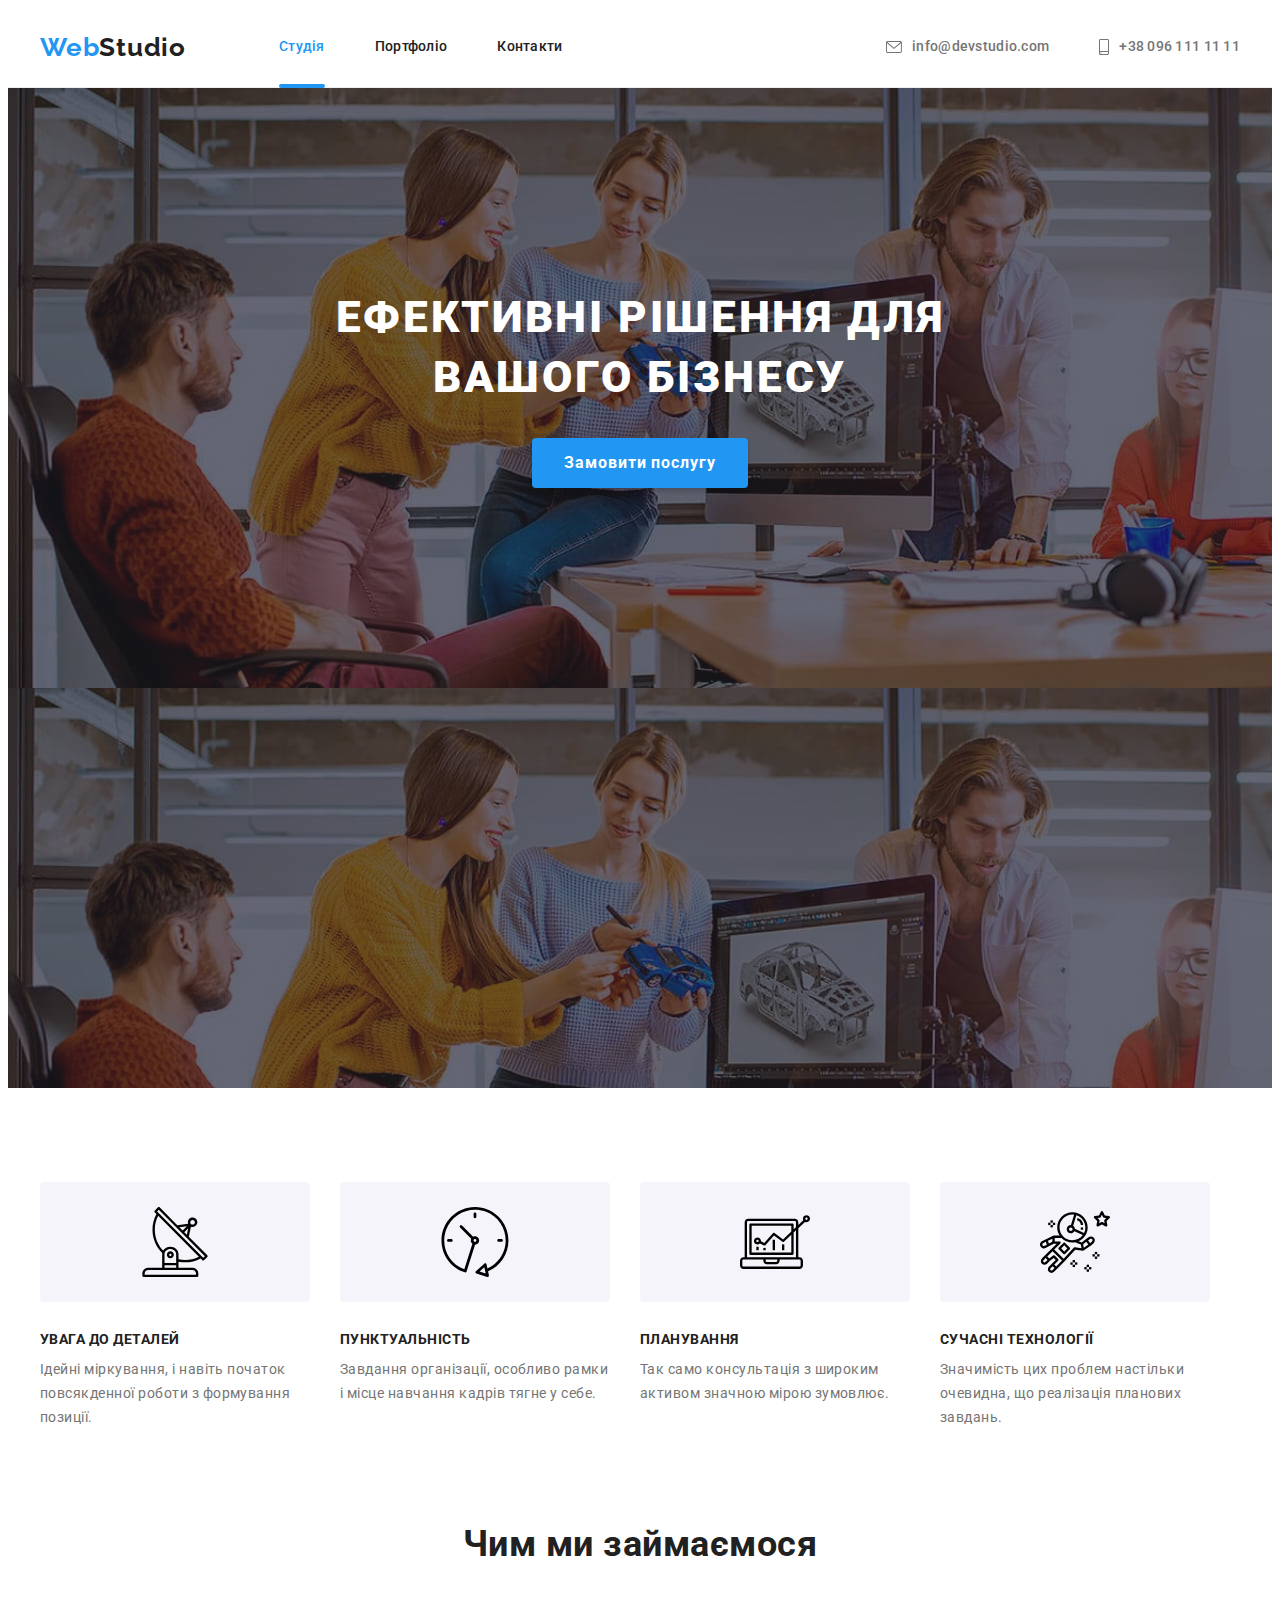
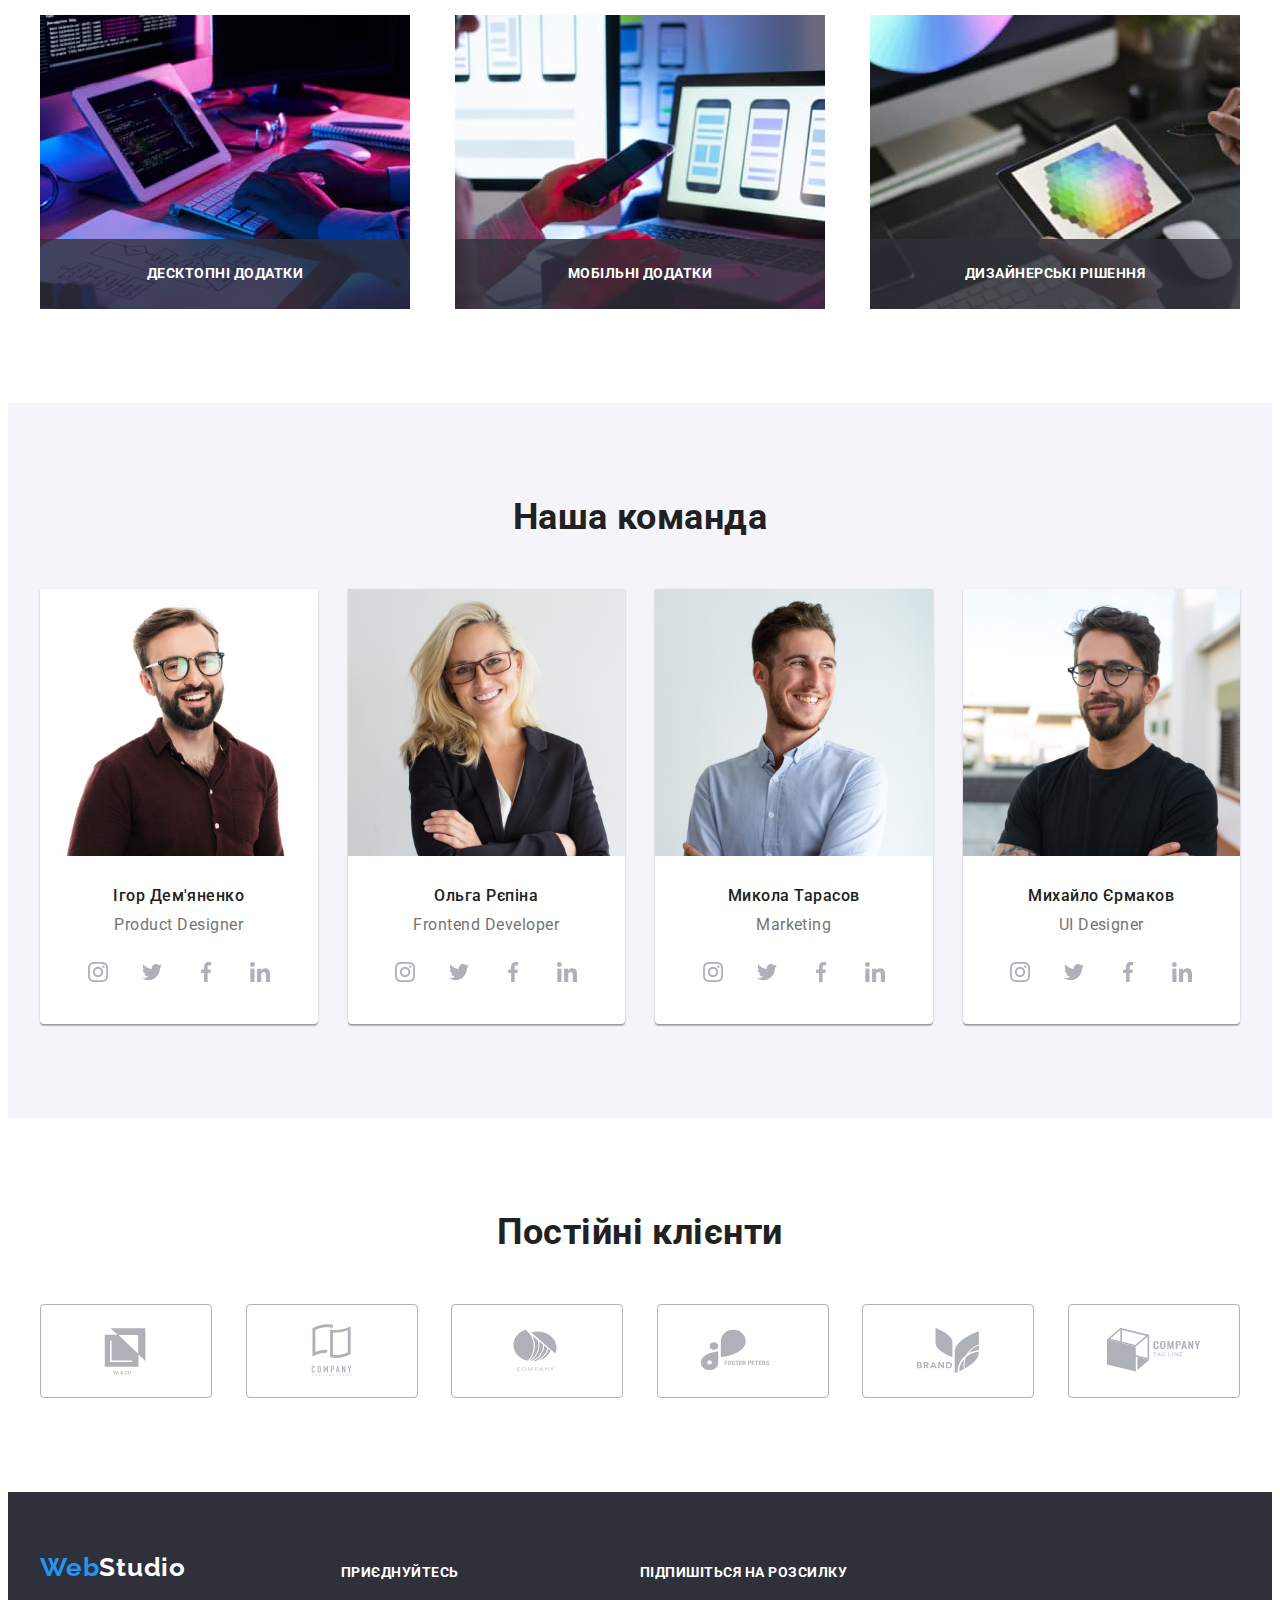
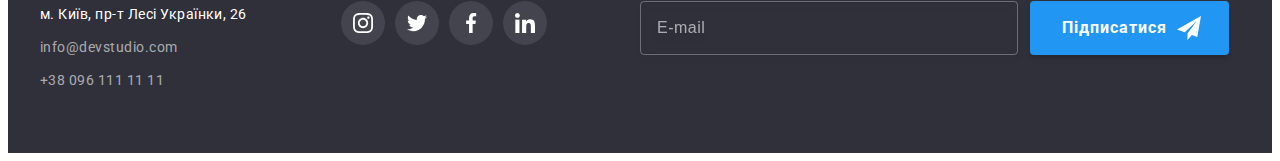
<file: index.html>
<!DOCTYPE html>
<html lang="uk">
  <head>
    <meta charset="UTF-8" />
    <meta http-equiv="X-UA-Compatible" content="IE=edge" />
    <meta name="viewport" content="width=device-width, initial-scale=1.0" />
    <title>WebStudio</title>
    <link rel="preconnect" href="https://fonts.googleapis.com" />
    <link rel="preconnect" href="https://fonts.gstatic.com" crossorigin />
    <link
      href="https://fonts.googleapis.com/css2?family=Raleway:wght@700&family=Roboto:wght@400;500;700;900&display=swap"
      rel="stylesheet"
    />
    <link
      rel="stylesheet"
      href="https://cdnjs.cloudflare.com/ajax/libs/modern-normalize/1.1.0/modern-normalize.min.css"
      integrity="sha512-wpPYUAdjBVSE4KJnH1VR1HeZfpl1ub8YT/NKx4PuQ5NmX2tKuGu6U/JRp5y+Y8XG2tV+wKQpNHVUX03MfMFn9Q=="
      crossorigin="anonymous"
      referrerpolicy="no-referrer"
    />
    <link rel="stylesheet" href="./css/main.min.css" />
  </head>

  <body>
    <!--Шапка сайту-->

    <header class="head">
      <div class="container head__container">
        <nav class="activation head__nav">
          <a class="logo link activation__logo" href="./index.html"
            ><span class="logo__web">Web</span>Studio</a
          >
          <ul class="menu list">
            <li class="menu__item">
              <a class="menu__link link current" href="./index.html">Студія</a>
            </li>
            <li class="menu__item">
              <a class="menu__link link" href="./portfolio.html">Портфоліо</a>
            </li>
            <li class="menu__item"><a class="menu__link link" href="#">Контакти</a></li>
          </ul>
        </nav>
        <ul class="sector container__list list">
          <li class="sector__reg">
            <a class="sector__link link" href="mailto:info@devstudio.com"
              ><svg class="sector__contact" width="16" height="12">
                <use href="./images/symbol-defs.svg#icon-konvert"></use></svg
              >info@devstudio.com</a
            >
          </li>
          <li class="sector__reg">
            <a class="sector__link link" href="tel:+380961111111"
              ><svg class="sector__contact" width="10" height="16">
                <use href="./images/symbol-defs.svg#icon-smartphone"></use></svg
              >+38 096 111 11 11</a
            >
          </li>
        </ul>
      </div>
    </header>

    <!--Головне-->

    <main>
      <!--Секція герой-->

      <section class="hero">
        <div class="container">
          <h1 class="hero-title">Ефективні рішення для вашого бізнесу</h1>
          <button class="hero-button button" type="button" data-modal-open>Замовити послугу</button>
        </div>
      </section>

      <!--Наші переваги-->

      <section class="benefits">
        <div class="container benefits__container">
          <h2 class="container__visually-hidden">Наші переваги</h2>
          <ul class="picture-list list">
            <li class="picture-list__block block">
              <div class="block__box">
                <svg class="block__icon" width="70" height="70">
                  <use href="./images/symbol-defs.svg#icon-antenna"></use>
                </svg>
              </div>
              <h3 class="block__title">Увага до деталей</h3>
              <p class="block__description">
                Ідейні міркування, і навіть початок повсякденної роботи з формування позиції.
              </p>
            </li>
            <li class="picture-list__block block">
              <div class="block__box">
                <svg class="block__icon" width="70" height="70">
                  <use href="./images/symbol-defs.svg#icon-clock"></use>
                </svg>
              </div>
              <h3 class="block__title">Пунктуальність</h3>
              <p class="block__description">
                Завдання організації, особливо рамки і місце навчання кадрів тягне у себе.
              </p>
            </li>
            <li class="picture-list__block block">
              <div class="block__box">
                <svg class="block__icon" width="70" height="70">
                  <use href="./images/symbol-defs.svg#icon-diagram"></use>
                </svg>
              </div>
              <h3 class="block__title">Планування</h3>
              <p class="block__description">
                Так само консультація з широким активом значною мірою зумовлює.
              </p>
            </li>
            <li class="picture-list__block block">
              <div class="block__box">
                <svg class="block__icon" width="70" height="70">
                  <use href="./images/symbol-defs.svg#icon-astronaut"></use>
                </svg>
              </div>
              <h3 class="block__title">Сучасні технології</h3>
              <p class="block__description">
                Значимість цих проблем настільки очевидна, що реалізація планових завдань.
              </p>
            </li>
          </ul>
        </div>
      </section>

      <!--Чим ми займаємось-->

      <section class="works">
        <div class="container">
          <h2 class="works-title">Чим ми займаємося</h2>
          <ul class="works-list list">
            <li class="work-block">
              <img src="./images/img.jpg" alt="Процес розробки" width="370" height="294" />
              <div class="work-box"><h3 class="work-style">Десктопні додатки</h3></div>
            </li>
            <li class="work-block">
              <img src="./images/img-1.jpg" alt="Процес розробки" width="370" height="294" />
              <div class="work-box"><h3 class="work-style">Мобільні додатки</h3></div>
            </li>
            <li class="work-block">
              <img src="./images/img-2.jpg" alt="Процес розробки" width="370" height="294" />
              <div class="work-box"><h3 class="work-style">Дизайнерські рішення</h3></div>
            </li>
          </ul>
        </div>
      </section>

      <!--Наша команда-->

      <section class="team">
        <div class="container">
          <h2 class="team-title">Наша команда</h2>
          <ul class="team-list list">
            <li class="team-block">
              <img src="./images/igor.jpg" alt="Чоловік" width="270" height="260" />
              <h3 class="member-title">Ігор Дем'яненко</h3>
              <p class="member-discription">Product Designer</p>
              <ul class="social-links list">
                <li>
                  <a
                    class="about-circle"
                    href="https://www.instagram.com/"
                    rel="nofollow noreferer noopener"
                    target="_blank"
                    ><svg width="20" height="20">
                      <use href="./images/symbol-defs.svg#icon-instagram"></use></svg
                  ></a>
                </li>
                <li>
                  <a
                    class="about-circle"
                    href="https://www.instagram.com/"
                    rel="nofollow noreferer noopener"
                    target="_blank"
                    ><svg width="20" height="20">
                      <use href="./images/symbol-defs.svg#icon-twitter"></use></svg
                  ></a>
                </li>
                <li>
                  <a
                    class="about-circle"
                    href="https://www.instagram.com/"
                    rel="nofollow noreferer noopener"
                    target="_blank"
                    ><svg width="20" height="20">
                      <use href="./images/symbol-defs.svg#icon-facebook"></use></svg
                  ></a>
                </li>
                <li>
                  <a
                    class="about-circle"
                    href="https://www.instagram.com/"
                    rel="nofollow noreferer noopener"
                    target="_blank"
                    ><svg width="20" height="20">
                      <use href="./images/symbol-defs.svg#icon-linkedin"></use></svg
                  ></a>
                </li>
              </ul>
            </li>
            <li class="team-block">
              <img src="./images/olga.jpg" alt="Жінка" width="270" height="260" />
              <h3 class="member-title">Ольга Рєпіна</h3>
              <p class="member-discription">Frontend Developer</p>
              <ul class="social-links list">
                <li>
                  <a
                    class="about-circle"
                    href="https://www.instagram.com/"
                    rel="nofollow noreferer noopener"
                    target="_blank"
                    ><svg width="20" height="20">
                      <use href="./images/symbol-defs.svg#icon-instagram"></use></svg
                  ></a>
                </li>
                <li>
                  <a
                    class="about-circle"
                    href="https://www.instagram.com/"
                    rel="nofollow noreferer noopener"
                    target="_blank"
                    ><svg width="20" height="20">
                      <use href="./images/symbol-defs.svg#icon-twitter"></use></svg
                  ></a>
                </li>
                <li>
                  <a
                    class="about-circle"
                    href="https://www.instagram.com/"
                    rel="nofollow noreferer noopener"
                    target="_blank"
                    ><svg width="20" height="20">
                      <use href="./images/symbol-defs.svg#icon-facebook"></use></svg
                  ></a>
                </li>
                <li>
                  <a
                    class="about-circle"
                    href="https://www.instagram.com/"
                    rel="nofollow noreferer noopener"
                    target="_blank"
                    ><svg width="20" height="20">
                      <use href="./images/symbol-defs.svg#icon-linkedin"></use></svg
                  ></a>
                </li>
              </ul>
            </li>
            <li class="team-block">
              <img src="./images/mikola.jpg" alt="Чоловік" width="270" height="260" />
              <h3 class="member-title">Микола Тарасов</h3>
              <p class="member-discription">Marketing</p>
              <ul class="social-links list">
                <li>
                  <a
                    class="about-circle"
                    href="https://www.instagram.com/"
                    rel="nofollow noreferer noopener"
                    target="_blank"
                    ><svg width="20" height="20">
                      <use href="./images/symbol-defs.svg#icon-instagram"></use></svg
                  ></a>
                </li>
                <li>
                  <a
                    class="about-circle"
                    href="https://www.instagram.com/"
                    rel="nofollow noreferer noopener"
                    target="_blank"
                    ><svg width="20" height="20">
                      <use href="./images/symbol-defs.svg#icon-twitter"></use></svg
                  ></a>
                </li>
                <li>
                  <a
                    class="about-circle"
                    href="https://www.instagram.com/"
                    rel="nofollow noreferer noopener"
                    target="_blank"
                    ><svg width="20" height="20">
                      <use href="./images/symbol-defs.svg#icon-facebook"></use></svg
                  ></a>
                </li>
                <li>
                  <a
                    class="about-circle"
                    href="https://www.instagram.com/"
                    rel="nofollow noreferer noopener"
                    target="_blank"
                    ><svg width="20" height="20">
                      <use href="./images/symbol-defs.svg#icon-linkedin"></use></svg
                  ></a>
                </li>
              </ul>
            </li>
            <li class="team-block">
              <img src="./images/mihailo.jpg" alt="Чоловік" width="270" height="260" />
              <h3 class="member-title">Михайло Єрмаков</h3>
              <p class="member-discription">UI Designer</p>
              <ul class="social-links list">
                <li>
                  <a
                    class="about-circle"
                    href="https://www.instagram.com/"
                    rel="nofollow noreferer noopener"
                    target="_blank"
                    ><svg width="20" height="20">
                      <use href="./images/symbol-defs.svg#icon-instagram"></use></svg
                  ></a>
                </li>
                <li>
                  <a
                    class="about-circle"
                    href="https://www.instagram.com/"
                    rel="nofollow noreferer noopener"
                    target="_blank"
                    ><svg width="20" height="20">
                      <use href="./images/symbol-defs.svg#icon-twitter"></use></svg
                  ></a>
                </li>
                <li>
                  <a
                    class="about-circle"
                    href="https://www.instagram.com/"
                    rel="nofollow noreferer noopener"
                    target="_blank"
                    ><svg width="20" height="20">
                      <use href="./images/symbol-defs.svg#icon-facebook"></use></svg
                  ></a>
                </li>
                <li>
                  <a
                    class="about-circle"
                    href="https://www.instagram.com/"
                    rel="nofollow noreferer noopener"
                    target="_blank"
                    ><svg width="20" height="20">
                      <use href="./images/symbol-defs.svg#icon-linkedin"></use></svg
                  ></a>
                </li>
              </ul>
            </li>
          </ul>
        </div>
      </section>

      <!-- Постійні клієнти -->

      <section class="clients">
        <div class="container clients__container">
          <h2 class="container__title">Постійні клієнти</h2>
          <ul class="brand-list list">
            <li>
              <a
                class="brand-list__client link"
                aria-label="Посилання на компанію YA & CO"
                rel="nofollow noreferer noopener"
                target="_blank"
                href="#"
                ><svg width="106" height="60">
                  <use href="./images/symbol-defs.svg#icon-yaco"></use></svg
              ></a>
            </li>
            <li>
              <a
                class="brand-list__client link"
                aria-label="Посилання на компанію Tagline"
                rel="nofollow noreferer noopener"
                target="_blank"
                href="#"
                ><svg width="106" height="60">
                  <use href="./images/symbol-defs.svg#icon-tagline"></use></svg
              ></a>
            </li>
            <li>
              <a
                class="brand-list__client link"
                aria-label="Посилання на компанію Company"
                rel="nofollow noreferer noopener"
                target="_blank"
                href="#"
                ><svg width="106" height="60">
                  <use href="./images/symbol-defs.svg#icon-company"></use></svg
              ></a>
            </li>
            <li>
              <a
                class="brand-list__client link"
                aria-label="Посилання на компанію Foster Peters"
                rel="nofollow noreferer noopener"
                target="_blank"
                href="#"
                ><svg width="106" height="60">
                  <use href="./images/symbol-defs.svg#icon-foster_peters"></use></svg
              ></a>
            </li>
            <li>
              <a
                class="brand-list__client link"
                aria-label="Посилання на компанію Brand"
                rel="nofollow noreferer noopener"
                target="_blank"
                href="#"
                ><svg width="106" height="60">
                  <use href="./images/symbol-defs.svg#icon-brand"></use></svg
              ></a>
            </li>
            <li>
              <a
                class="brand-list__client link"
                aria-label="Посилання на компанію Company Tag Line"
                rel="nofollow noreferer noopener"
                target="_blank"
                href="#"
                ><svg width="106" height="60">
                  <use href="./images/symbol-defs.svg#icon-company_tag_line"></use></svg
              ></a>
            </li>
          </ul>
        </div>
      </section>
    </main>

    <!--Футер-->

    <footer class="footer">
      <div class="container">
        <div class="logo-address">
          <a class="logo link activation__logo" href="./index.html"
            ><span class="logo__web">Web</span>Studio</a
          >
          <address class="address">
            <ul class="address-list list">
              <li class="addres-map">
                <a
                  class="addres map link"
                  href="https://goo.gl/maps/ksE5KanS6fAbc7rB9"
                  target="_blank"
                  rel="noopener noreferrer nofollow"
                  >м. Київ, пр-т Лесі Українки, 26</a
                >
              </li>
              <li class="addres-mail">
                <a class="addres mail link" href="mailto:info@devstudio.com">info@devstudio.com</a>
              </li>
              <li class="addres-phone">
                <a class="addres phone link" href="tel:+380961111111">+38 096 111 11 11</a>
              </li>
            </ul>
          </address>
        </div>
        <div class="invitation">
          <h3 class="invitation-title">ПРИЄДНУЙТЕСЬ</h3>
          <ul class="invitation-links list">
            <li>
              <a
                aria-label="Посилання на інстаграм"
                class="invait"
                href="https://www.instagram.com/"
                rel="nofollow noreferer noopener"
                target="_blank"
              >
                <svg width="20" height="20">
                  <use href="./images/symbol-defs.svg#icon-instagram"></use>
                </svg>
              </a>
            </li>
            <li>
              <a
                aria-label="Посилання на твітер"
                class="invait"
                href="https://twitter.com/"
                rel="nofollow noreferer noopener"
                target="_blank"
              >
                <svg width="20" height="20">
                  <use href="./images/symbol-defs.svg#icon-twitter"></use>
                </svg>
              </a>
            </li>
            <li>
              <a
                aria-label="Посилання на фейсбук"
                class="invait"
                href="https://www.facebook.com/"
                rel="nofollow noreferer noopener"
                target="_blank"
              >
                <svg width="20" height="20">
                  <use href="./images/symbol-defs.svg#icon-facebook"></use>
                </svg>
              </a>
            </li>
            <li>
              <a
                aria-label="Посилання на лінкедін"
                class="invait"
                href="https://www.linkedin.com/"
                rel="nofollow noreferer noopener"
                target="_blank"
              >
                <svg width="20" height="20">
                  <use href="./images/symbol-defs.svg#icon-linkedin"></use>
                </svg>
              </a>
            </li>
          </ul>
        </div>
        <div class="mailing">
          <h3 class="mailing-title">ПІДПИШІТЬСЯ НА РОЗСИЛКУ</h3>
          <form class="mailing-form">
            <div class="mailing-box">
              <label for="user-mailing" class="mailing-label"></label>
              <input
                type="email"
                id="user-mailing"
                name="user-mailing"
                class="mailing-input"
                placeholder="E-mail"
                required
              />
              <button class="subscribe-button button" type="submit">
                Підписатися<svg class="subscribe-icon" width="24" height="24">
                  <use href="./images/symbol-defs.svg#icon-send1"></use>
                </svg>
              </button>
            </div>
          </form>
        </div>
      </div>
    </footer>

    <!-- Бекдроп та модальне вікно -->

    <div class="backdrop is-hidden" data-modal>
      <div class="modal">
        <button type="button" class="modal-close" data-modal-close>
          <svg class="modal-close-icon" width="18" height="18">
            <use href="./images/symbol-defs.svg#icon-close"></use>
          </svg>
        </button>
        <p class="modal-title">Залиште свої дані, ми вам передзвонимо</p>

        <!-- Форма -->

        <form class="modal-form">
          <!-- Варіант - input вбудований в label (не можна 
            вкладати блочних елементів)-->

          <label class="label-input"
            ><span class="input-description">Ім'я</span>
            <span class="modal-input-wrap input-box">
              <input type="text" name="user-name" class="modal-input" required />
              <svg class="modal-input-icon" width="18" height="18">
                <use href="./images/symbol-defs.svg#icon-name1"></use>
              </svg>
            </span>
          </label>
          <label class="label-input"
            ><span class="input-description">Телефон</span>
            <span class="modal-input-wrap input-box">
              <input type="tel" name="user-tel" class="modal-input" required />
              <svg class="modal-input-icon" width="18" height="18">
                <use href="./images/symbol-defs.svg#icon-phone1"></use>
              </svg>
            </span>
          </label>

          <!-- Варіант - label поряд з input (мають бути
             унікальні id у input a y lable такі самі for) -->

          <div class="input-box">
            <label for="user-email" class="label-input variant">Пошта</label>
            <div class="modal-input-wrap">
              <input type="email" id="user-email" name="user-email" class="modal-input" />
              <svg class="modal-input-icon" width="18" height="18">
                <use href="./images/symbol-defs.svg#icon-mail1"></use>
              </svg>
            </div>
          </div>

          <!-- Текст ариа -->

          <div class="comment-box">
            <label for="user-comment" class="label-input variant">Коментар</label>
            <textarea
              name="user-comment"
              id="user-comment"
              class="modal-comment"
              placeholder="Введіть текст"
            ></textarea>
          </div>

          <!-- Кастомний чекбокс -->

          <div class="confirmation">
            <label class="confirmation-line"
              ><input class="checkbox-input" type="checkbox" name="user-confirmation" />
              <span class="confirmation-icon"></span>
              Погоджуюся з розсилкою та приймаю
              <a
                class="confirmation-link link"
                target="_blank"
                rel="noopener noreferrer nofollow"
                href="#"
                >Умови договору</a
              ></label
            >
          </div>
          <button class="submit-button button" type="submit">Відправити</button>
        </form>
      </div>
    </div>

    <!-- Скрипт для модального вікна -->

    <script src="./js/modal.js"></script>
  </body>
</html>
</file>
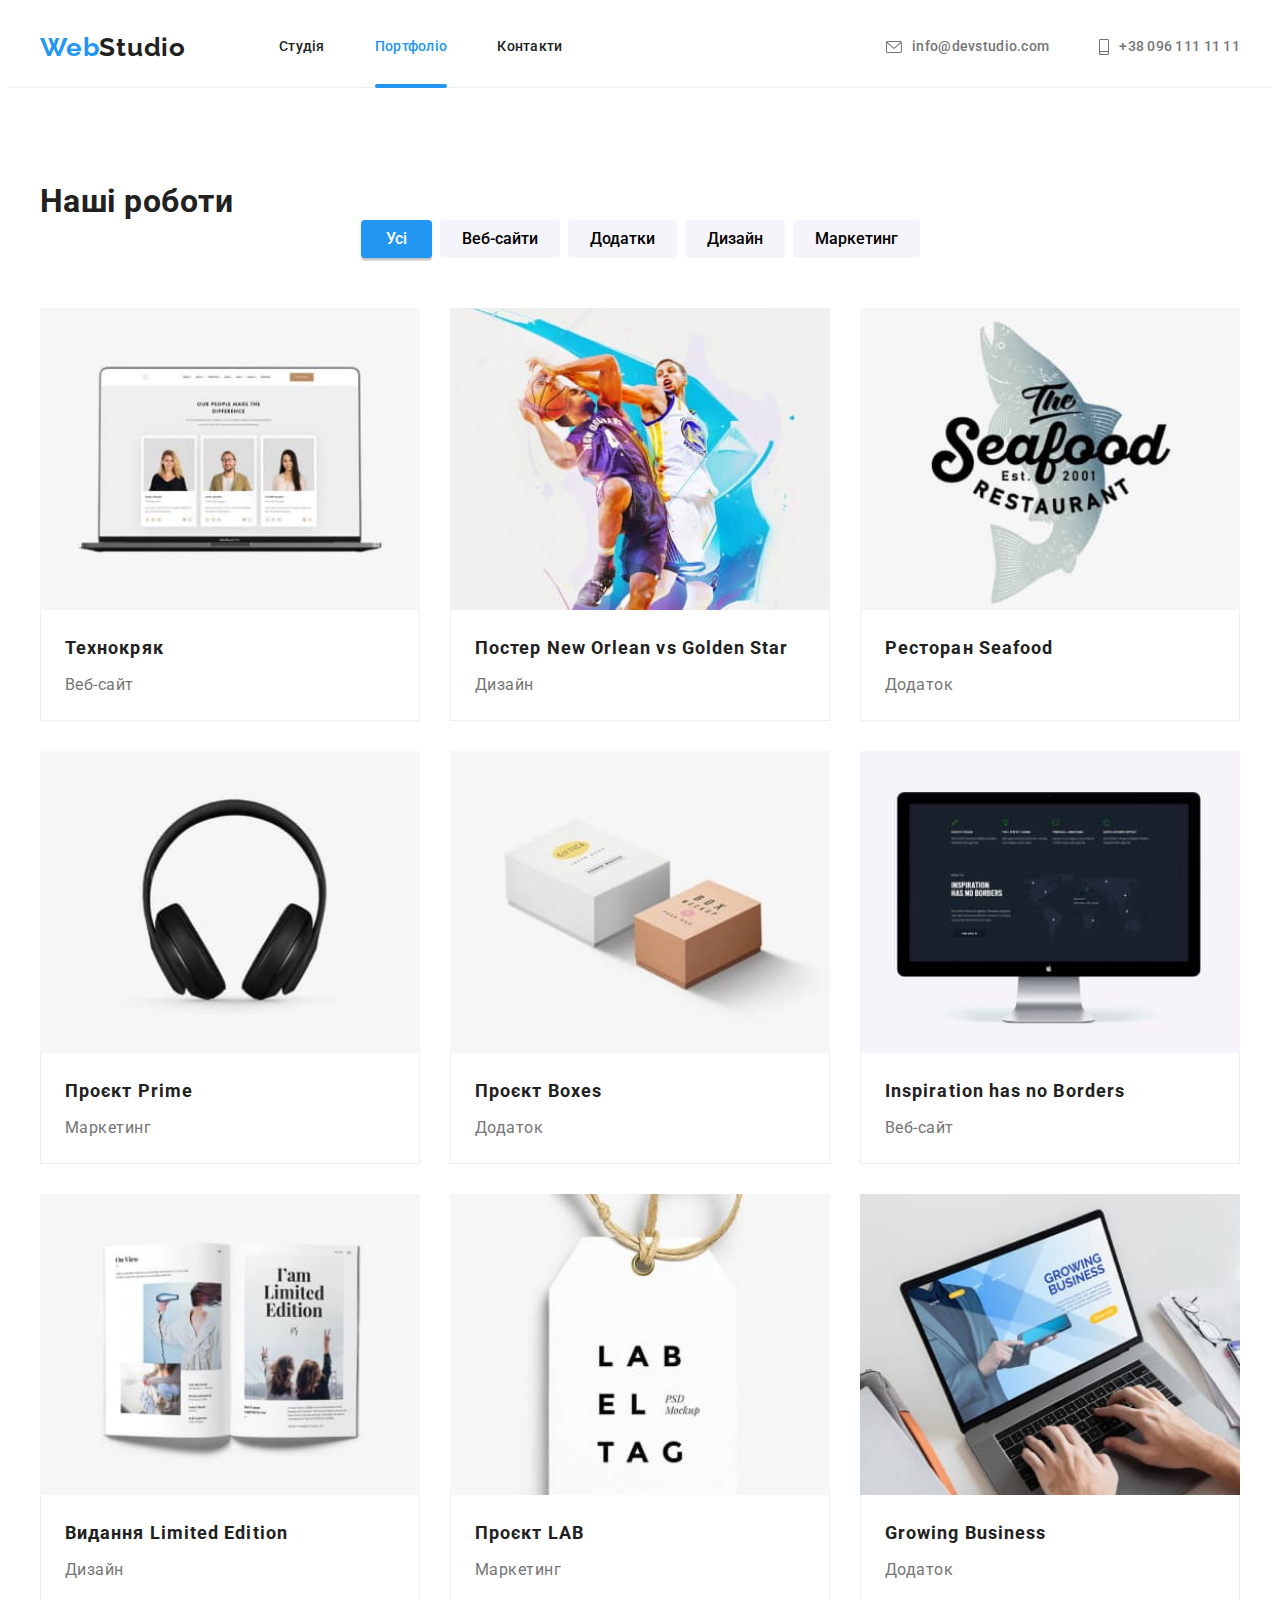
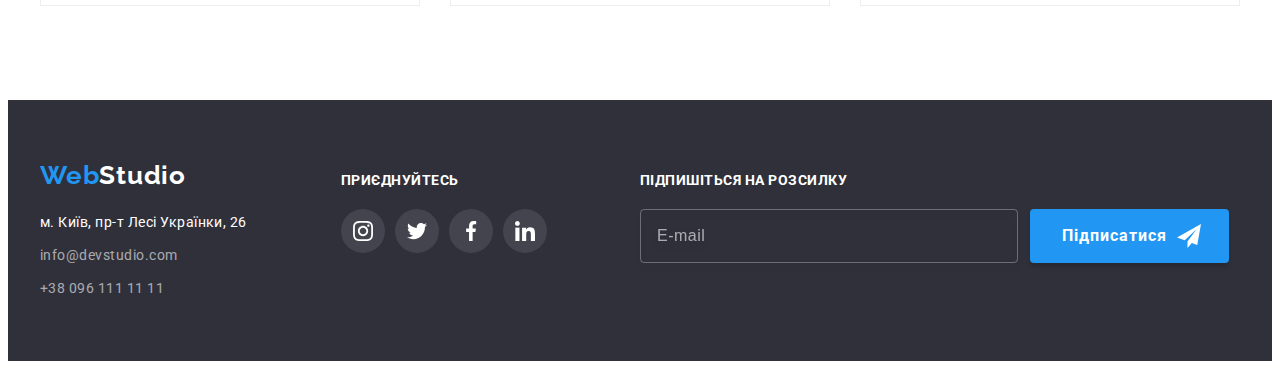
<file: portfolio.html>
<!DOCTYPE html>
<html lang="en">
  <head>
    <meta charset="UTF-8" />
    <meta http-equiv="X-UA-Compatible" content="IE=edge" />
    <meta name="viewport" content="width=device-width, initial-scale=1.0" />
    <title>WebStudio</title>
    <link rel="preconnect" href="https://fonts.googleapis.com" />
    <link rel="preconnect" href="https://fonts.gstatic.com" crossorigin />
    <link
      href="https://fonts.googleapis.com/css2?family=Raleway:wght@700&family=Roboto:wght@400;500;700;900&display=swap"
      rel="stylesheet"
    />
    <link
      rel="stylesheet"
      href="https://cdnjs.cloudflare.com/ajax/libs/modern-normalize/1.1.0/modern-normalize.min.css"
      integrity="sha512-wpPYUAdjBVSE4KJnH1VR1HeZfpl1ub8YT/NKx4PuQ5NmX2tKuGu6U/JRp5y+Y8XG2tV+wKQpNHVUX03MfMFn9Q=="
      crossorigin="anonymous"
      referrerpolicy="no-referrer"
    />
    <link rel="stylesheet" href="./css/main.min.css" />
  </head>

  <body>
    <!--Шапка сайту-->

    <header class="head">
      <div class="container head__container">
        <nav class="navigation head__nav">
          <a class="logo link activation__logo" href="./index.html"
            ><span class="logo__web">Web</span>Studio</a
          >
          <ul class="menu list">
            <li class="menu__item"><a class="menu__link link" href="./index.html">Студія</a></li>
            <li class="menu__item">
              <a class="menu__link link current" href="./portfolio.html">Портфоліо</a>
            </li>
            <li class="menu__item"><a class="menu__link link" href="#">Контакти</a></li>
          </ul>
        </nav>
        <ul class="sector container__list list">
          <li class="sector__reg">
            <a class="sector__link link" href="mailto:info@devstudio.com"
              ><svg class="sector__contact" width="16" height="12">
                <use href="./images/symbol-defs.svg#icon-konvert"></use></svg
              >info@devstudio.com</a
            >
          </li>
          <li class="sector__reg">
            <a class="sector__link link" href="tel:+380961111111"
              ><svg class="sector__contact" width="10" height="16">
                <use href="./images/symbol-defs.svg#icon-smartphone"></use></svg
              >+38 096 111 11 11</a
            >
          </li>
        </ul>
      </div>
    </header>

    <!--Мейн-->

    <main>
      <section class="choice">
        <div class="container">
          <h1 class="visually-hidden">Наші роботи</h1>

          <!-- Фільтр -->

          <ul class="filter list">
            <li class="filter-button"><button class="button active" type="button">Усі</button></li>
            <li class="filter-button"><button class="button" type="button">Веб-сайти</button></li>
            <li class="filter-button"><button class="button" type="button">Додатки</button></li>
            <li class="filter-button"><button class="button" type="button">Дизайн</button></li>
            <li class="filter-button"><button class="button" type="button">Маркетинг</button></li>
          </ul>

          <!-- Список -->

          <ul class="gallery list">
            <li class="gallery-block touch">
              <a class="gallery-link link" href="#">
                <div class="gallery-wrap">
                  <img
                    src="./images/Tehnokriak.jpg"
                    alt="Екран ноутбуку"
                    width="370"
                    height="294"
                  />
                  <p class="gallery-text">
                    Ресурс пропонує комплексні пропозиції з різним рівнем функціоналу та сервісів.
                    Все це дозволить відвідувачу отримати вичерпні відомості про компанію чи
                    приватну особу.
                  </p>
                </div>

                <div class="gallery-box">
                  <h2 class="gallery-title">Технокряк</h2>
                  <p class="gallery-discription">Веб-сайт</p>
                </div>
              </a>
            </li>
            <li class="gallery-block">
              <a class="gallery-link link" href="#">
                <div class="gallery-wrap">
                  <img
                    src="./images/NewOrlean.jpg"
                    alt="Постер з баскетболістами"
                    width="370"
                    height="294"
                  />
                  <p class="gallery-text">
                    Ресурс пропонує комплексні пропозиції з різним рівнем функціоналу та сервісів.
                    Все це дозволить відвідувачу отримати вичерпні відомості про компанію чи
                    приватну особу.
                  </p>
                </div>

                <div class="gallery-box">
                  <h2 class="gallery-title">Постер New Orlean vs Golden Star</h2>
                  <p class="gallery-discription">Дизайн</p>
                </div>
              </a>
            </li>
            <li class="gallery-block">
              <a class="gallery-link link" href="#">
                <div class="gallery-wrap">
                  <img
                    src="./images/Seafood.jpg"
                    alt="Логотип ресторану"
                    width="370"
                    height="294"
                  />
                  <p class="gallery-text">
                    Ресурс пропонує комплексні пропозиції з різним рівнем функціоналу та сервісів.
                    Все це дозволить відвідувачу отримати вичерпні відомості про компанію чи
                    приватну особу.
                  </p>
                </div>

                <div class="gallery-box">
                  <h2 class="gallery-title">Ресторан Seafood</h2>
                  <p class="gallery-discription">Додаток</p>
                </div>
              </a>
            </li>
            <li class="gallery-block">
              <a class="gallery-link link" href="#">
                <div class="gallery-wrap">
                  <img src="./images/Prime.jpg" alt="Навушники" width="370" height="294" />
                  <p class="gallery-text">
                    Ресурс пропонує комплексні пропозиції з різним рівнем функціоналу та сервісів.
                    Все це дозволить відвідувачу отримати вичерпні відомості про компанію чи
                    приватну особу.
                  </p>
                </div>

                <div class="gallery-box">
                  <h2 class="gallery-title">Проєкт Prime</h2>
                  <p class="gallery-discription">Маркетинг</p>
                </div>
              </a>
            </li>
            <li class="gallery-block">
              <a class="gallery-link link" href="#">
                <div class="gallery-wrap">
                  <img src="./images/Boxes.jpg" alt="Дві коробки" width="370" height="294" />
                  <p class="gallery-text">
                    Ресурс пропонує комплексні пропозиції з різним рівнем функціоналу та сервісів.
                    Все це дозволить відвідувачу отримати вичерпні відомості про компанію чи
                    приватну особу.
                  </p>
                </div>

                <div class="gallery-box">
                  <h2 class="gallery-title">Проєкт Boxes</h2>
                  <p class="gallery-discription">Додаток</p>
                </div>
              </a>
            </li>
            <li class="gallery-block">
              <a class="gallery-link link" href="#">
                <div class="gallery-wrap">
                  <img src="./images/Borders.jpg" alt="Екран монітору" width="370" height="294" />
                  <p class="gallery-text">
                    Ресурс пропонує комплексні пропозиції з різним рівнем функціоналу та сервісів.
                    Все це дозволить відвідувачу отримати вичерпні відомості про компанію чи
                    приватну особу.
                  </p>
                </div>

                <div class="gallery-box">
                  <h2 class="gallery-title">Inspiration has no Borders</h2>
                  <p class="gallery-discription">Веб-сайт</p>
                </div>
              </a>
            </li>
            <li class="gallery-block">
              <a class="gallery-link link" href="#">
                <div class="gallery-wrap">
                  <img
                    src="./images/Edition.jpg"
                    alt="Розгонутий журнал"
                    width="370"
                    height="294"
                  />
                  <p class="gallery-text">
                    Ресурс пропонує комплексні пропозиції з різним рівнем функціоналу та сервісів.
                    Все це дозволить відвідувачу отримати вичерпні відомості про компанію чи
                    приватну особу.
                  </p>
                </div>

                <div class="gallery-box">
                  <h2 class="gallery-title">Видання Limited Edition</h2>
                  <p class="gallery-discription">Дизайн</p>
                </div>
              </a>
            </li>
            <li class="gallery-block">
              <a class="gallery-link link" href="#">
                <div class="gallery-wrap">
                  <img src="./images/LAB.jpg" alt="Бейджик товару" width="370" height="294" />
                  <p class="gallery-text">
                    Ресурс пропонує комплексні пропозиції з різним рівнем функціоналу та сервісів.
                    Все це дозволить відвідувачу отримати вичерпні відомості про компанію чи
                    приватну особу.
                  </p>
                </div>

                <div class="gallery-box">
                  <h2 class="gallery-title">Проєкт LAB</h2>
                  <p class="gallery-discription">Маркетинг</p>
                </div>
              </a>
            </li>
            <li class="gallery-block">
              <a class="gallery-link link" href="#">
                <div class="gallery-wrap">
                  <img src="./images/Growing.jpg" alt="Екран ноутбуку" width="370" height="294" />
                  <p class="gallery-text">
                    Ресурс пропонує комплексні пропозиції з різним рівнем функціоналу та сервісів.
                    Все це дозволить відвідувачу отримати вичерпні відомості про компанію чи
                    приватну особу.
                  </p>
                </div>
                <div class="gallery-box">
                  <h2 class="gallery-title">Growing Business</h2>
                  <p class="gallery-discription">Додаток</p>
                </div>
              </a>
            </li>
          </ul>
        </div>
      </section>
    </main>

    <!--Футер-->

    <footer class="footer">
      <div class="container">
        <div class="logo-address">
          <a class="logo link activation__logo" href="./index.html"
            ><span class="logo__web">Web</span>Studio</a
          >
          <address class="address">
            <ul class="address-list list">
              <li class="addres-map">
                <a
                  class="addres map link"
                  href="https://goo.gl/maps/ksE5KanS6fAbc7rB9"
                  target="_blank"
                  rel="noopener noreferrer nofollow"
                  >м. Київ, пр-т Лесі Українки, 26</a
                >
              </li>
              <li class="addres-mail">
                <a class="addres mail link" href="mailto:info@devstudio.com">info@devstudio.com</a>
              </li>
              <li class="addres-phone">
                <a class="addres phone link" href="tel:+380961111111">+38 096 111 11 11</a>
              </li>
            </ul>
          </address>
        </div>
        <div class="invitation">
          <h3 class="invitation-title">ПРИЄДНУЙТЕСЬ</h3>
          <ul class="invitation-links list">
            <li>
              <a
                aria-label="Посилання на інстаграм"
                class="invait"
                href="https://www.instagram.com/"
                rel="nofollow noreferer noopener"
                target="_blank"
              >
                <svg width="20" height="20">
                  <use href="./images/symbol-defs.svg#icon-instagram"></use>
                </svg>
              </a>
            </li>
            <li>
              <a
                aria-label="Посилання на твітер"
                class="invait"
                href="https://twitter.com/"
                rel="nofollow noreferer noopener"
                target="_blank"
              >
                <svg width="20" height="20">
                  <use href="./images/symbol-defs.svg#icon-twitter"></use>
                </svg>
              </a>
            </li>
            <li>
              <a
                aria-label="Посилання на фейсбук"
                class="invait"
                href="https://www.facebook.com/"
                rel="nofollow noreferer noopener"
                target="_blank"
              >
                <svg width="20" height="20">
                  <use href="./images/symbol-defs.svg#icon-facebook"></use>
                </svg>
              </a>
            </li>
            <li>
              <a
                aria-label="Посилання на лінкедін"
                class="invait"
                href="https://www.linkedin.com/"
                rel="nofollow noreferer noopener"
                target="_blank"
              >
                <svg width="20" height="20">
                  <use href="./images/symbol-defs.svg#icon-linkedin"></use>
                </svg>
              </a>
            </li>
          </ul>
        </div>
        <div class="mailing">
          <h3 class="mailing-title">ПІДПИШІТЬСЯ НА РОЗСИЛКУ</h3>
          <form class="mailing-form">
            <div class="mailing-box">
              <label for="user-mailing" class="mailing-label"></label>
              <input
                type="email"
                id="user-mailing"
                name="user-mailing"
                class="mailing-input"
                placeholder="E-mail"
                required
              />
              <button class="subscribe-button button" type="submit">
                Підписатися<svg class="subscribe-icon" width="24" height="24">
                  <use href="./images/symbol-defs.svg#icon-send1"></use>
                </svg>
              </button>
            </div>
          </form>
        </div>
      </div>
    </footer>
  </body>
</html>
</file>
<file: css/main.min.css>
p,h1,h2,h3,ul,a{margin:0;padding:0}html{box-sizing:border-box}body{color:var(--text-colour);font-family:"Roboto",sans-serif;font-style:normal;letter-spacing:.03em}img{display:block;max-width:100%;width:100%;height:auto}.list{list-style:none}.link{text-decoration:none;color:inherit}:root{--bg-white-colour: rgba(255, 255, 255, 1);--footer-bg-colour: rgba(47, 48, 58, 1);--accent-colour: rgba(33, 150, 243, 1);--text-colour: rgba(33, 33, 33, 1);--text-colour-two: rgba(117, 117, 117, 1);--mail-phone-colour: rgba(255, 255, 255, 0.6);--command-bg-colour: rgba(245, 244, 250, 1);--border-colour: rgba(238, 238, 238, 1);--hero-overlay-bg: rgba(47, 48, 58, 0.4);--icon-colour: rgba(175, 177, 184, 1);--icon-footer: rgba(67, 68, 77, 1);--backdrop-colour: rgba(0, 0, 0, 0.2);--galary-accent-colour: rgba(33, 150, 243, 0.9)}.container__visually-hidden{position:absolute;clip:rect(0 0 0 0);width:1px;height:1px;margin:-1px}.container{max-width:1200px;width:100%;margin:0 auto;padding:0 15px}.button{display:inline-block;border:1px solid rgba(0,0,0,0);border:none;cursor:pointer;font-family:inherit;border-radius:4px;text-align:center}.activation__logo{margin-right:93px;font-family:"Raleway",sans-serif;color:var(--text-colour);font-weight:700;font-size:26px;line-height:1.19;letter-spacing:.03em}.logo__web{color:var(--accent-colour)}.backdrop{width:100%;height:100%;background-color:var(--backdrop-colour);position:fixed;top:0;transition:opacity 250ms cubic-bezier(0.4, 0, 0.2, 1),visibility 250ms cubic-bezier(0.4, 0, 0.2, 1)}.backdrop.is-hidden{opacity:0;visibility:hidden;pointer-events:none}.modal{width:528px;min-height:581px;background-color:var(--bg-white-colour);box-shadow:0px 1px 3px rgba(0,0,0,.12),0px 1px 1px rgba(0,0,0,.14),0px 2px 1px rgba(0,0,0,.2);border-radius:4px;padding:40px;position:absolute;top:50%;left:50%;transform:translate(-50%, -50%) scale(1);transition:transform 250ms cubic-bezier(0.4, 0, 0.2, 1);position:absolute;top:50%;left:50%;transform:translate(-50%, -50%)}.backdrop.is-hidden .modal{transform:translate(-50%, -50%) scale(0)}.modal-title{font-weight:700;font-size:20px;line-height:1.15;text-align:center;margin-bottom:12px}.modal-close{width:30px;height:30px;background-color:var(--bg-white-colour);border:1px solid rgba(0,0,0,.1);border-radius:50%;position:absolute;right:8px;top:8px;display:flex;justify-content:center;align-items:center;cursor:pointer}.modal-input-wrap{position:relative}.modal-form .input-box{margin-bottom:10px}.modal-close-icon{fill:#000;transition:fill 250ms cubic-bezier(0.4, 0, 0.2, 1)}.modal-close:focus .modal-close-icon,.modal-close:hover .modal-close-icon{fill:var(--accent-colour)}.modal-input{width:100%;height:40px;border:1px solid rgba(33,33,33,.2);border-radius:4px;padding-left:42px;outline:rgba(0,0,0,0);transition:border-color 250ms cubic-bezier(0.4, 0, 0.2, 1)}.modal-input:focus{border-color:var(--accent-colour)}.label-input{font-size:12px;line-height:1.16;letter-spacing:.01em;color:var(--text-colour-two)}.label-input span{display:block;margin-bottom:4px}.variant{display:block;margin-bottom:4px}.modal-input-icon{position:absolute;left:15px;top:50%;transform:translateY(-50%);transition:fill 250ms cubic-bezier(0.4, 0, 0.2, 1)}.modal-input:focus+.modal-input-icon{fill:var(--accent-colour)}.comment-box{margin-bottom:20px}.modal-comment{width:100%;height:120px;padding:12px 16px;border:1px solid rgba(33,33,33,.2);border-radius:4px;resize:none;outline:rgba(0,0,0,0);transition:border-color 250ms cubic-bezier(0.4, 0, 0.2, 1)}.modal-comment:focus{border-color:var(--accent-colour)}.modal-comment::-moz-placeholder{font-size:12px;line-height:1.16;letter-spacing:.01em;color:rgba(117,117,117,.5)}.modal-comment:-ms-input-placeholder{font-size:12px;line-height:1.16;letter-spacing:.01em;color:rgba(117,117,117,.5)}.modal-comment::placeholder{font-size:12px;line-height:1.16;letter-spacing:.01em;color:rgba(117,117,117,.5)}.submit-button{display:block;margin:0 auto;padding:10px 52px;background-color:var(--accent-colour);color:var(--bg-white-colour);font-weight:700;font-size:16px;line-height:1.88;letter-spacing:.06em;box-shadow:0px 4px 4px rgba(0,0,0,.15);transition:background-color 250ms cubic-bezier(0.4, 0, 0.2, 1)}.submit-button:focus,.submit-button:hover{background-color:#188ce8}.confirmation{display:flex;align-items:center;padding:0 12px;margin-bottom:30px}.confirmation-line{display:flex;align-items:center;font-size:14px;line-height:1.71;color:var(--text-colour-two)}.confirmation-link{font-size:14px;line-height:1.71;margin-left:5px;color:var(--accent-colour);text-decoration:underline}.confirmation-icon{display:inline-block;width:16px;height:15px;border:2px solid var(--text-colour);border-radius:2px;margin-right:8px}.checkbox-input:checked+.confirmation-icon{background-color:var(--accent-colour);background-image:url("../images/ico_check.svg");background-size:contain;background-origin:border-box;background-repeat:no-repeat;border-color:var(--accent-colour)}.checkbox-input:focus+.confirmation-icon{border-color:var(--accent-colour)}.checkbox-input{-webkit-appearance:none;-moz-appearance:none;appearance:none;position:absolute}.head{display:flex;padding:24px 0;border-bottom:1px solid var(--border-colour)}.head__nav{display:flex}.head__container{display:flex;align-items:center}.menu{display:flex;align-items:center}.menu__link{display:block;font-weight:500;font-size:14px;line-height:1.14;letter-spacing:.02em;transition:color 250ms cubic-bezier(0.4, 0, 0.2, 1)}.menu__link:focus,.menu__link:hover{color:var(--accent-colour)}.list .menu__item:not(:last-child){margin-right:50px}.current{color:var(--accent-colour);position:relative}.current::after{position:absolute;left:0;bottom:-33px;content:"";display:inline-block;width:100%;height:4px;background-color:var(--accent-colour);border-radius:2px}.container__list{display:flex;align-items:center;margin-left:auto}.sector__link{display:flex;color:var(--text-colour-two);font-weight:500;font-size:14px;line-height:1.14;letter-spacing:.02em;transition:color 250ms cubic-bezier(0.4, 0, 0.2, 1)}.sector__link:focus,.sector__link:hover{color:var(--accent-colour)}.list .sector__reg:not(:last-child){margin-right:50px}.sector__contact{margin-top:auto;margin-bottom:auto;margin-right:10px;fill:currentColor}.hero{max-width:1600px;height:600px;margin-left:auto;margin-right:auto;padding-top:200px;padding-bottom:200px;text-align:center;background-image:linear-gradient(to right, rgba(47, 48, 58, 0.4), rgba(47, 48, 58, 0.4)),url(../images/team.jpg);background-color:var(--footer-bg-colour)}.hero-title{max-width:696px;margin:0 auto;color:var(--bg-white-colour);font-weight:900;font-size:44px;line-height:1.36;text-align:center;letter-spacing:.06em;text-transform:uppercase}.hero-button{margin-top:30px;padding:10px 32px;background-color:var(--accent-colour);color:var(--bg-white-colour);box-shadow:0px 4px 4px rgba(0,0,0,.15);font-weight:700;font-size:16px;line-height:1.88;letter-spacing:.06em;transition:background-color 250ms cubic-bezier(0.4, 0, 0.2, 1)}.hero-button:focus,.hero-button:hover{background-color:#188ce8}.benefits{padding-top:94px}.picture-list{display:flex}.picture-list__block{max-width:270px}.picture-list__block:not(:last-child){margin-right:30px}.block__box{display:flex;justify-content:center;align-items:center;height:120px;margin-bottom:30px;border-radius:4px;background-color:var(--command-bg-colour)}.block__title{margin-bottom:10px;font-size:14px;line-height:1.14;text-transform:uppercase}.block__description{color:var(--text-colour-two);font-size:14px;line-height:1.71}.works{padding:94px 0}.works-title{margin-bottom:50px;font-size:36px;line-height:1.16;text-align:center}.works-list{display:flex;justify-content:space-between}.work-block{position:relative}.work-box{position:absolute;width:100%;height:70px;background:rgba(47,48,58,.8);bottom:0px}.work-style{position:absolute;font-size:14px;line-height:1.14;text-transform:uppercase;color:var(--bg-white-colour);top:50%;left:50%;transform:translate(-50%, -50%)}.team{padding:94px 0;background-color:var(--command-bg-colour)}.team-list{display:flex;justify-content:space-between}.team-title{margin-bottom:50px;font-size:36px;line-height:1.16;text-align:center}.team-block{padding-bottom:30px;background-color:var(--bg-white-colour);box-shadow:0px 1px 3px rgba(0,0,0,.12),0px 1px 1px rgba(0,0,0,.14),0px 2px 1px rgba(0,0,0,.2);border-radius:0px 0px 4px 4px}.team-block:not(:last-child){margin-right:30px}.member-title{margin-top:30px;font-weight:500;font-size:16px;line-height:1.19;text-align:center}.member-discription{margin-top:10px;color:var(--text-colour-two);font-size:16px;line-height:1.19;text-align:center}.social-links{display:flex;margin-top:16px;justify-content:space-between;width:206px;margin-left:auto;margin-right:auto}.about-circle{outline:none;display:flex;justify-content:center;align-items:center;width:44px;height:44px;border-radius:50%;background-color:var(--bg-white-colour);fill:var(--icon-colour);transition:background-color 250ms cubic-bezier(0.4, 0, 0.2, 1),fill 250ms cubic-bezier(0.4, 0, 0.2, 1)}.about-circle:focus,.about-circle:hover{fill:var(--bg-white-colour);background-color:var(--accent-colour)}.clients{padding:94px 0}.container__title{margin-bottom:50px;font-size:36px;line-height:1.16;text-align:center}.brand-list{display:flex;width:100%;justify-content:space-between}.brand-list__client{display:flex;width:170px;height:92px;justify-content:center;align-items:center;fill:var(--icon-colour);border-radius:4px;border:1px solid var(--icon-colour);outline:none;transition:border-color 250ms cubic-bezier(0.4, 0, 0.2, 1),fill 250ms cubic-bezier(0.4, 0, 0.2, 1)}.brand-list__client:focus,.brand-list__client:hover{border-color:var(--accent-colour);fill:var(--accent-colour)}.choice{padding:94px 0}.filter{display:flex;justify-content:center;margin-bottom:50px}.filter .button{padding:6px 22px;background-color:var(--command-bg-colour);font-weight:500;font-size:16px;line-height:1.62;transition:background-color 250ms cubic-bezier(0.4, 0, 0.2, 1),color 250ms cubic-bezier(0.4, 0, 0.2, 1)}.filter-button:not(:last-child){margin-right:8px;transition:box-shadow 250ms cubic-bezier(0.4, 0, 0.2, 1)}.filter .active{padding:6px 25px;box-shadow:0px 3px 1px rgba(0,0,0,.1),0px 1px 2px rgba(0,0,0,.08),0px 2px 2px rgba(0,0,0,.12);background-color:var(--accent-colour);color:var(--bg-white-colour)}.filter .button:focus,.filter .button:hover{background-color:var(--accent-colour);color:var(--bg-white-colour)}.filter-button:hover,.filter-button:focus{box-shadow:0px 3px 1px rgba(0,0,0,.1),0px 1px 2px rgba(0,0,0,.08),0px 2px 2px rgba(0,0,0,.12)}.gallery{display:flex;flex-wrap:wrap}.gallery-wrap{position:relative;overflow:hidden}.gallery-box{border-left:1px solid var(--border-colour);border-right:1px solid var(--border-colour);border-bottom:1px solid var(--border-colour);padding:20px 24px}.gallery-title{color:var(--text-colour);font-size:18px;line-height:2;letter-spacing:.06em}.gallery-discription{margin-top:4px;color:var(--text-colour-two);font-size:16px;line-height:1.87}.gallery-block{flex-basis:calc((100% - 60px)/3);margin-bottom:30px;margin-right:30px;background-color:var(--bg-white-colour);transition:box-shadow 250ms cubic-bezier(0.4, 0, 0.2, 1)}.gallery-block:nth-child(3n){margin-right:0}.gallery-block:nth-last-child(-n+3){margin-bottom:0}.gallery-block:hover,.gallery-block:focus{box-shadow:0px 1px 1px rgba(0,0,0,.12),0px 4px 4px rgba(0,0,0,.06),1px 4px 6px rgba(0,0,0,.16)}.gallery-text{position:absolute;top:0;height:100%;padding:63px 24px;color:var(--bg-white-colour);background-color:var(--galary-accent-colour);font-size:18px;line-height:1.56;letter-spacing:.03em;transform:translateY(101%);transition:transform 250ms cubic-bezier(0.4, 0, 0.2, 1)}.gallery-block:hover .gallery-text,.gallery-block:focus .gallery-text{transform:translateY(0)}.footer{padding:60px 0;background-color:var(--footer-bg-colour)}.footer>.container{display:flex}.logo-address{min-width:231px;margin-right:70px}.logo-address>.activation__logo{margin-right:0;color:var(--bg-white-colour)}.address{margin-top:20px}.addres{display:inline-block;transition:color 250ms cubic-bezier(0.4, 0, 0.2, 1)}.addres-mail,.addres-phone{margin-top:9px}.addres:focus,.addres:hover{color:var(--accent-colour)}.map{color:var(--bg-white-colour);font-style:normal;font-size:14px;line-height:1.71}.phone,.mail{color:var(--mail-phone-colour);font-style:normal;font-size:14px;line-height:1.71}.invitation{padding-top:12px;margin-right:93px}.invitation-title{margin-bottom:20px;color:var(--bg-white-colour);font-size:14px;line-height:1.2}.invitation-links{display:flex;width:206px;justify-content:space-between}.invait{outline:none;width:44px;height:44px;border-radius:50%;display:flex;justify-content:center;align-items:center;fill:var(--bg-white-colour);background-color:var(--icon-footer);transition:background-color 250ms cubic-bezier(0.4, 0, 0.2, 1),border-color 250ms cubic-bezier(0.4, 0, 0.2, 1)}.invait:hover,.invait:focus{background-color:var(--accent-colour);border-color:var(--accent-colour)}.mailing{padding-top:12px}.mailing-box{display:flex}.mailing-title{margin-bottom:20px;color:var(--bg-white-colour);font-size:14px;line-height:1.2}.mailing-input{width:358px;height:50px;padding-left:16px;margin-right:12px;border:1px solid rgba(255,255,255,.3);filter:drop-shadow(0px 4px 4px rgba(0, 0, 0, 0.15));border-radius:4px;background-color:rgba(0,0,0,0);outline:rgba(0,0,0,0);transition:border-color 250ms cubic-bezier(0.4, 0, 0.2, 1);color:var(--bg-white-colour);font-size:16px;line-height:1.25;letter-spacing:.03em}.mailing-input::-moz-placeholder{font-size:16px;line-height:1.25;letter-spacing:.03em;color:rgba(255,255,255,.6)}.mailing-input:-ms-input-placeholder{font-size:16px;line-height:1.25;letter-spacing:.03em;color:rgba(255,255,255,.6)}.mailing-input::placeholder{font-size:16px;line-height:1.25;letter-spacing:.03em;color:rgba(255,255,255,.6)}.mailing-input:focus{border-color:var(--accent-colour)}.subscribe-button{display:flex;justify-content:center;align-items:center;padding:10px 28px 10px 32px;background-color:var(--accent-colour);color:var(--bg-white-colour);font-weight:700;font-size:16px;line-height:1.88;letter-spacing:.06em;box-shadow:0px 4px 4px rgba(0,0,0,.15);transition:background-color 250ms cubic-bezier(0.4, 0, 0.2, 1)}.subscribe-button:focus,.subscribe-button:hover{background-color:#188ce8}.subscribe-icon{margin-left:10px}/*# sourceMappingURL=main.min.css.map */
</file>
